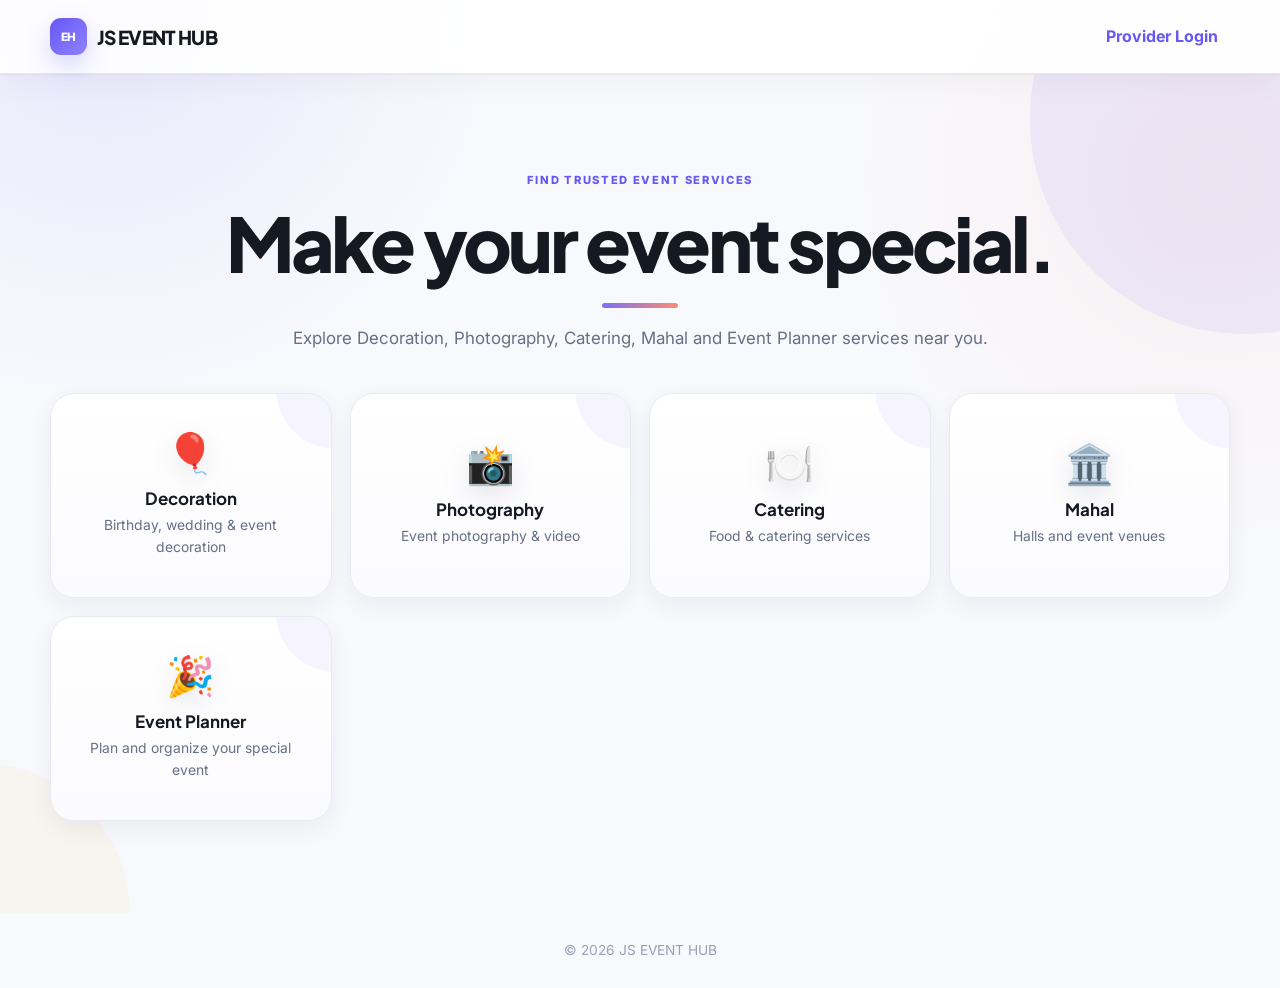
<file: index.html>
<!doctype html>
<html lang="en">
<head>
  <meta charset="UTF-8">
  <meta name="viewport" content="width=device-width, initial-scale=1.0">
  <title>JS EVENT HUB</title>
  <link rel="stylesheet" href="css/style.css">
</head>
<body>
  <header class="site-header">
    <a class="brand" href="index.html">JS EVENT HUB</a>
    <a class="login-link" href="login.html">Provider Login</a>
  </header>

  <main class="hero">
    <div class="hero-content">
      <span class="eyebrow">Find trusted event services</span>
      <h1>Make your event special.</h1>
      <p>Explore Decoration, Photography, Catering, Mahal and Event Planner services near you.</p>
      <div class="category-grid home-grid">
        <a class="category-card" href="category.html?category=decoration">
          <div class="icon">🎈</div><h2>Decoration</h2><p>Birthday, wedding & event decoration</p>
        </a>
        <a class="category-card" href="category.html?category=photography">
          <div class="icon">📸</div><h2>Photography</h2><p>Event photography & video</p>
        </a>
        <a class="category-card" href="category.html?category=catering">
          <div class="icon">🍽️</div><h2>Catering</h2><p>Food & catering services</p>
        </a>
        <a class="category-card" href="category.html?category=mahal">
          <div class="icon">🏛️</div><h2>Mahal</h2><p>Halls and event venues</p>
        </a>
        <a class="category-card" href="category.html?category=event-planner">
          <div class="icon">🎉</div><h2>Event Planner</h2><p>Plan and organize your special event</p>
        </a>
      </div>
    </div>
  </main>

  <footer>© 2026 JS EVENT HUB</footer>
</body>
</html>
</file>
<file: css/style.css>
@import url('https://fonts.googleapis.com/css2?family=Inter:wght@400;500;600;700;800&family=Plus+Jakarta+Sans:wght@600;700;800&display=swap');

:root{
  --bg:#f8f9fc;
  --surface:#ffffff;
  --surface-soft:#f4f5fa;
  --text:#151922;
  --muted:#667085;
  --border:#e7e9ef;
  --primary:#5b4cf0;
  --primary-dark:#4939d4;
  --success:#16a34a;
  --danger:#dc2626;
  --radius-sm:12px;
  --radius-md:18px;
  --radius-lg:24px;
  --shadow-sm:0 5px 18px rgba(16,24,40,.055);
  --shadow-md:0 14px 36px rgba(16,24,40,.09);
  --shadow-lg:0 24px 70px rgba(16,24,40,.14);
  --content:1180px;
}

*{box-sizing:border-box}
html{scroll-behavior:smooth}
body{
  margin:0;
  min-width:320px;
  font-family:Inter,system-ui,-apple-system,BlinkMacSystemFont,"Segoe UI",sans-serif;
  color:var(--text);
  background:
    radial-gradient(circle at 88% -8%,rgba(91,76,240,.10),transparent 30rem),
    var(--bg);
  line-height:1.55;
  -webkit-font-smoothing:antialiased;
  text-rendering:optimizeLegibility;
}
a{color:inherit;text-decoration:none}
button,input,select,textarea{font:inherit}
button{cursor:pointer}
button:disabled{cursor:not-allowed;opacity:.65}
::selection{background:rgba(91,76,240,.18)}

.site-header{
  position:sticky;
  top:0;
  z-index:100;
  min-height:72px;
  display:flex;
  align-items:center;
  justify-content:space-between;
  gap:16px;
  padding:0 max(18px,calc((100vw - var(--content))/2));
  background:rgba(255,255,255,.90);
  border-bottom:1px solid rgba(231,233,239,.95);
  backdrop-filter:blur(18px);
  -webkit-backdrop-filter:blur(18px);
}
.brand{
  display:inline-flex;
  align-items:center;
  gap:10px;
  white-space:nowrap;
  font:800 1.16rem "Plus Jakarta Sans",Inter,sans-serif;
  letter-spacing:-.035em;
}
.brand::before{
  content:"EH";
  width:37px;height:37px;
  display:grid;place-items:center;
  flex:0 0 37px;
  border-radius:11px;
  color:#fff;
  font:800 .72rem Inter,sans-serif;
  background:linear-gradient(135deg,var(--primary),#8176f7);
  box-shadow:0 8px 20px rgba(91,76,240,.24);
}
.header-actions{
  display:flex;
  align-items:center;
  justify-content:flex-end;
  gap:7px;
}
.login-link,.back-link{
  color:var(--primary);
  font-weight:700;
  padding:9px 12px;
  border-radius:10px;
  transition:background .18s ease,transform .18s ease;
}
.login-link:hover,.back-link:hover{background:#f0efff}
.login-link:active,.back-link:active{transform:translateY(1px)}

.hero{
  min-height:calc(100svh - 72px);
  display:grid;
  place-items:center;
  padding:clamp(48px,8vw,92px) 20px;
  position:relative;
  overflow:hidden;
}
.hero::before,.hero::after{
  content:"";
  position:absolute;
  border-radius:50%;
  pointer-events:none;
}
.hero::before{
  width:430px;height:430px;
  right:-180px;top:-170px;
  background:rgba(91,76,240,.08);
}
.hero::after{
  width:300px;height:300px;
  left:-170px;bottom:-150px;
  background:rgba(245,158,11,.055);
}
.hero-content{
  width:min(var(--content),100%);
  text-align:center;
  position:relative;
  z-index:1;
}
.eyebrow{
  display:inline-block;
  color:var(--primary);
  text-transform:uppercase;
  letter-spacing:.15em;
  font-size:.70rem;
  font-weight:800;
}
.hero h1,.page-heading h1,.auth-card h1{
  font-family:"Plus Jakarta Sans",Inter,sans-serif;
  letter-spacing:-.05em;
}
.hero h1{
  max-width:850px;
  margin:13px auto 17px;
  font-size:clamp(2.35rem,6vw,4.7rem);
  line-height:1.05;
}
.hero p{
  max-width:700px;
  margin:0 auto;
  color:var(--muted);
  font-size:clamp(.96rem,2vw,1.06rem);
}
.category-grid{
  display:grid;
  grid-template-columns:repeat(4,minmax(0,1fr));
  gap:18px;
  margin-top:42px;
}
.category-card{
  position:relative;
  overflow:hidden;
  min-height:205px;
  display:flex;
  flex-direction:column;
  justify-content:center;
  align-items:center;
  text-align:center;
  padding:28px 20px;
  background:rgba(255,255,255,.94);
  border:1px solid var(--border);
  border-radius:var(--radius-lg);
  box-shadow:var(--shadow-sm);
  transition:transform .22s ease,box-shadow .22s ease,border-color .22s ease;
}
.category-card::after{
  content:"";
  position:absolute;
  width:120px;height:120px;
  right:-65px;top:-65px;
  border-radius:50%;
  background:rgba(91,76,240,.055);
}
.category-card:hover{
  transform:translateY(-5px);
  border-color:#d7d2ff;
  box-shadow:var(--shadow-md);
}
.category-card:focus-visible,.login-link:focus-visible,.back-link:focus-visible{
  outline:3px solid rgba(91,76,240,.25);
  outline-offset:3px;
}
.category-card .icon{
  font-size:2.45rem;
  line-height:1;
}
.category-card h2{
  margin:15px 0 6px;
  font:700 1.06rem "Plus Jakarta Sans",Inter,sans-serif;
}
.category-card p{
  margin:0;
  color:var(--muted);
  font-size:.87rem;
}

.container{
  width:min(var(--content),90%);
  margin:0 auto;
  padding:clamp(34px,5vw,54px) 0 72px;
}
.container.narrow{max-width:720px}
.page-heading{
  display:flex;
  justify-content:space-between;
  align-items:flex-end;
  gap:20px;
  margin-bottom:23px;
}
.page-heading h1{
  margin:4px 0 0;
  font-size:clamp(1.85rem,4vw,2.65rem);
  line-height:1.12;
}
.page-heading p{
  margin:7px 0 0;
  color:var(--muted);
}

.search-box{
  display:flex;
  align-items:center;
  gap:11px;
  min-height:56px;
  margin-bottom:27px;
  padding:0 17px;
  background:rgba(255,255,255,.97);
  border:1px solid var(--border);
  border-radius:15px;
  box-shadow:var(--shadow-sm);
  transition:border-color .18s ease,box-shadow .18s ease;
}
.search-box:focus-within{
  border-color:#a49cff;
  box-shadow:0 0 0 4px rgba(91,76,240,.08),var(--shadow-sm);
}
.search-box span{font-size:1.05rem}
.search-box input{
  width:100%;
  min-width:0;
  border:0;
  outline:0;
  background:transparent;
  padding:15px 0;
  color:var(--text);
}
.search-box input::placeholder{color:#98a2b3}

.cards-grid{
  display:grid;
  grid-template-columns:repeat(3,minmax(0,1fr));
  gap:22px;
}
.service-card{
  min-width:0;
  overflow:hidden;
  background:var(--surface);
  border:1px solid var(--border);
  border-radius:var(--radius-md);
  box-shadow:var(--shadow-sm);
  transition:transform .22s ease,box-shadow .22s ease,border-color .22s ease;
}
.service-card:hover{
  transform:translateY(-4px);
  border-color:#ddd9ff;
  box-shadow:var(--shadow-md);
}
.video-thumb{
  height:190px;
  display:grid;
  place-items:center;
  position:relative;
  overflow:hidden;
  color:#fff;
  background:
    radial-gradient(circle at 50% 45%,rgba(255,255,255,.12),transparent 28%),
    linear-gradient(135deg,#151827,#4d5575);
  cursor:pointer;
}
.play{
  width:66px;height:66px;
  display:grid;place-items:center;
  border-radius:50%;
  background:rgba(255,255,255,.16);
  border:1px solid rgba(255,255,255,.28);
  box-shadow:0 10px 28px rgba(0,0,0,.22);
  font-size:1.45rem;
  transition:transform .18s ease,background .18s ease;
}
.video-thumb:hover .play{transform:scale(1.06);background:rgba(255,255,255,.22)}
.service-body{padding:20px}
.service-body h3{
  margin:0 0 5px;
  font-size:1.10rem;
  line-height:1.3;
}
.location{
  margin:0 0 17px;
  color:var(--muted);
  font-size:.91rem;
}
.card-actions{display:flex;gap:9px;flex-wrap:wrap}

.primary-btn,.ghost-btn,.danger-btn{
  min-height:43px;
  border:0;
  border-radius:11px;
  padding:10px 15px;
  font-weight:750;
  transition:transform .18s ease,box-shadow .18s ease,background .18s ease;
}
.primary-btn{
  color:#fff;
  background:linear-gradient(135deg,var(--primary),#776cf4);
  box-shadow:0 7px 18px rgba(91,76,240,.20);
}
.primary-btn:hover{transform:translateY(-1px);box-shadow:0 10px 24px rgba(91,76,240,.28)}
.ghost-btn{color:#344054;background:var(--surface-soft)}
.ghost-btn:hover{background:#e9ebf1}
.danger-btn{color:#b42318;background:#fff0f0}
.danger-btn:hover{background:#ffe1e1}

.status,.form-message{margin:15px 0;color:var(--muted)}
.hidden{display:none!important}
.muted{color:var(--muted)}

.modal{
  position:fixed;
  inset:0;
  z-index:200;
  display:grid;
  place-items:center;
  padding:18px;
}
.modal-backdrop{
  position:absolute;
  inset:0;
  background:rgba(8,11,20,.72);
  backdrop-filter:blur(5px);
}
.modal-card{
  position:relative;
  z-index:2;
  width:min(820px,96vw);
  max-height:90svh;
  overflow:auto;
  padding:26px;
  background:#fff;
  border:1px solid rgba(255,255,255,.2);
  border-radius:22px;
  box-shadow:var(--shadow-lg);
}
.modal-close{
  position:absolute;
  top:11px;right:13px;
  width:38px;height:38px;
  border:0;border-radius:50%;
  background:#f2f3f6;
  color:#344054;
  font-size:25px;
}
.modal-close:hover{background:#e8eaf0}
.video-container iframe,.video-container video{
  display:block;
  width:100%;
  aspect-ratio:16/9;
  border:0;
  border-radius:14px;
  background:#111;
}
.form-card{width:min(460px,96vw)}

.auth-wrap{
  min-height:calc(100svh - 72px);
  display:grid;
  place-items:center;
  padding:42px 20px;
}
.auth-card{
  width:min(440px,94vw);
  padding:34px;
  background:rgba(255,255,255,.98);
  border:1px solid var(--border);
  border-radius:24px;
  box-shadow:var(--shadow-lg);
}
.auth-card.wide{width:min(560px,94vw)}
.auth-card h1{
  margin:4px 0 25px;
  font-size:1.75rem;
}
form{display:grid;gap:16px}
label{
  display:grid;
  gap:7px;
  color:#344054;
  font-size:.90rem;
  font-weight:650;
}
input,select,textarea{
  width:100%;
  min-height:46px;
  padding:12px 14px;
  color:var(--text);
  background:#fff;
  border:1px solid #d9dce5;
  border-radius:12px;
  outline:0;
  transition:border-color .18s ease,box-shadow .18s ease;
}
input:focus,select:focus,textarea:focus{
  border-color:#9b93ff;
  box-shadow:0 0 0 4px rgba(91,76,240,.09);
}
input::placeholder{color:#98a2b3}
.auth-switch{
  margin-bottom:0;
  text-align:center;
  color:var(--muted);
}
.auth-switch a{color:var(--primary);font-weight:750}
.notice{
  padding:12px 13px;
  color:#4c3fb2;
  background:#f4f2ff;
  border:1px solid #e5e1ff;
  border-radius:12px;
  font-size:.89rem;
}

.dashboard-card,.admin-item{
  background:#fff;
  border:1px solid var(--border);
  border-radius:20px;
  box-shadow:var(--shadow-sm);
}
.dashboard-card{padding:25px;margin-bottom:20px}
.card-preview{
  display:flex;
  align-items:center;
  gap:15px;
  margin-bottom:22px;
}
.service-icon{font-size:2.5rem}
.card-preview h2{margin:0 0 4px}
.card-preview p{margin:0;color:var(--muted)}

.admin-list{display:grid;gap:15px}
.admin-item{
  padding:19px;
  display:grid;
  grid-template-columns:1fr 1fr;
  gap:14px;
  align-items:end;
}
.admin-item h3{margin:0}
.admin-item .meta{color:var(--muted);font-size:.9rem}
.admin-item .full{grid-column:1/-1}

footer{
  padding:27px 18px;
  color:#98a2b3;
  text-align:center;
  font-size:.86rem;
}

@media (max-width:1024px){
  .category-grid{grid-template-columns:repeat(2,minmax(0,1fr))}
  .cards-grid{grid-template-columns:repeat(2,minmax(0,1fr))}
  .hero{padding-top:60px;padding-bottom:60px}
}
@media (max-width:700px){
  .site-header{min-height:66px;padding:0 14px}
  .brand{font-size:1.04rem}
  .brand::before{width:33px;height:33px;flex-basis:33px}
  .header-actions{gap:2px}
  .login-link,.back-link{font-size:.88rem;padding:8px 9px}
  .container{width:min(94%,var(--content));padding-top:34px}
  .hero{min-height:auto;padding:55px 16px 62px}
  .hero h1{font-size:clamp(2.2rem,11vw,3.1rem)}
  .hero p{font-size:.96rem}
  .category-grid{grid-template-columns:1fr;gap:14px;margin-top:32px}
  .category-card{min-height:154px;padding:23px 18px}
  .category-card .icon{font-size:2.2rem}
  .cards-grid{grid-template-columns:1fr;gap:16px}
  .video-thumb{height:200px}
  .page-heading{align-items:flex-start;flex-direction:column;gap:8px}
  .page-heading h1{font-size:2rem}
  .search-box{margin-bottom:20px}
  .modal{padding:10px}
  .modal-card{width:100%;padding:21px 17px;border-radius:18px}
  .auth-wrap{padding:28px 14px}
  .auth-card{padding:26px 20px;border-radius:20px}
  .admin-item{grid-template-columns:1fr}
  .admin-item .full{grid-column:auto}
}
@media (max-width:420px){
  .site-header{gap:8px}
  .brand::before{display:none}
  .brand{font-size:1rem}
  .header-actions .back-link{font-size:.82rem}
  .hero h1{font-size:2.18rem}
  .card-actions>*{flex:1 1 100%}
  .primary-btn,.ghost-btn,.danger-btn{width:100%}
}
@media (min-width:1600px){
  :root{--content:1240px}
  .hero h1{font-size:5rem}
}
@media (prefers-reduced-motion:reduce){
  *,*::before,*::after{scroll-behavior:auto!important;transition:none!important}
}

.password-wrap{position:relative}
.password-wrap input{padding-right:52px}
.eye-btn{position:absolute;right:8px;top:50%;transform:translateY(-50%);border:0;background:transparent;cursor:pointer;padding:8px;font-size:18px;line-height:1;opacity:.72}
.eye-btn:hover{opacity:1}
.search-tools{display:grid;grid-template-columns:minmax(0,1fr) minmax(260px,340px);gap:14px;align-items:end;margin-bottom:12px}
.search-tools .search-box{margin-bottom:0}
.date-filter{display:grid;grid-template-columns:1fr auto;gap:10px;align-items:end}
.date-filter label{min-width:0}
.availability-info{margin:10px 0 20px;padding:11px 14px;border:1px solid #dfe3ef;background:#f7f8fc;border-radius:12px;color:#475467;font-size:.9rem}
.available-badge{display:inline-block;margin:3px 0 10px;padding:5px 9px;border-radius:999px;background:#eefbf3;color:#137333;font-size:.78rem;font-weight:750}
.calendar-head{display:flex;justify-content:space-between;gap:18px;align-items:center;margin-bottom:8px}
.calendar-head h2{margin:2px 0 0}
.calendar-nav{display:flex;align-items:center;gap:10px}
.calendar-nav strong{min-width:145px;text-align:center}
.availability-calendar{display:grid;grid-template-columns:repeat(7,minmax(0,1fr));gap:7px;margin-top:18px}
.calendar-weekday{text-align:center;font-size:.76rem;font-weight:750;color:#667085;padding:7px 2px}
.calendar-day{min-height:62px;border:1px solid #dfe3ea;border-radius:12px;background:#fff;cursor:pointer;padding:8px;display:flex;flex-direction:column;align-items:flex-start;justify-content:space-between;color:#344054}
.calendar-day:hover{border-color:#9b93ff;transform:translateY(-1px)}
.calendar-day span{font-weight:800}
.calendar-day small{font-size:.7rem;font-weight:700}
.calendar-day.busy{background:#fff2f2;border-color:#f0b7b7;color:#b42318}
.calendar-day.available{background:#f5fbf7;border-color:#c9e8d3;color:#137333}
.calendar-day.empty{border:0;background:transparent;cursor:default}
.calendar-day.empty:hover{transform:none}
.calendar-legend{display:flex;gap:18px;flex-wrap:wrap;margin:14px 0;color:#667085;font-size:.82rem}
.calendar-legend span{display:flex;align-items:center;gap:7px}
.legend-dot{width:10px;height:10px;border-radius:50%;display:inline-block;border:1px solid #ccc}
.legend-dot.free{background:#f5fbf7;border-color:#c9e8d3}
.legend-dot.busy{background:#fff2f2;border-color:#f0b7b7}
@media(max-width:760px){
  .search-tools{grid-template-columns:1fr}
  .date-filter{grid-template-columns:1fr auto}
  .calendar-head{align-items:flex-start;flex-direction:column}
  .calendar-nav{width:100%;justify-content:space-between}
  .calendar-day{min-height:54px;padding:7px 6px}
}
@media(max-width:420px){
  .date-filter{grid-template-columns:1fr}
  .availability-calendar{gap:4px}
  .calendar-weekday{font-size:.68rem}
  .calendar-day{min-height:49px;border-radius:9px;padding:5px}
  .calendar-day small{font-size:.6rem}
  .calendar-nav strong{min-width:120px}
}

/* Admin provider search + management */
.admin-search-card{
  margin:18px 0;
  padding:18px;
  background:#fff;
  border:1px solid var(--border);
  border-radius:18px;
  box-shadow:var(--shadow-sm);
}
.admin-search-row{
  display:grid;
  grid-template-columns:minmax(0,1fr) auto auto;
  gap:10px;
  margin-top:9px;
}
.admin-search-row input{min-width:0}
.admin-provider-card{display:block;padding:20px}
.admin-card-top{display:flex;justify-content:space-between;gap:15px;align-items:flex-start;margin-bottom:18px}
.admin-card-top h2{margin:4px 0}
.admin-active-badge{padding:6px 10px;border-radius:999px;font-size:.78rem;font-weight:800}
.admin-active-badge.active{background:#eefbf3;color:#137333}
.admin-active-badge.inactive{background:#fff1f1;color:#b42318}
.admin-info-grid{display:grid;grid-template-columns:repeat(3,minmax(0,1fr));gap:10px;margin-bottom:20px}
.admin-info-grid>div{padding:12px;border:1px solid var(--border);border-radius:12px;background:#fafbfc}
.admin-info-grid span{display:block;color:var(--muted);font-size:.75rem;margin-bottom:3px}
.admin-info-grid strong{display:block;overflow-wrap:anywhere}
.admin-section{border-top:1px solid var(--border);padding-top:18px;margin-top:18px}
.admin-section h3{margin:0 0 12px}
.admin-edit-grid{display:grid;grid-template-columns:1fr 1fr;gap:12px}
.admin-edit-grid label{min-width:0}
.admin-full{grid-column:1/-1}
.admin-check{display:flex;align-items:center;gap:8px}
.admin-check input{width:auto}
.admin-actions{display:flex;flex-wrap:wrap;gap:10px}
.danger-btn{border:1px solid #f0b7b7;background:#fff2f2;color:#b42318;border-radius:12px;padding:11px 15px;font-weight:800;cursor:pointer}
.danger-btn:hover{background:#ffe7e7}
.admin-empty{padding:25px;text-align:center;background:#fff;border:1px dashed var(--border);border-radius:18px;color:var(--muted)}
.admin-empty strong{display:block;color:var(--text);margin-bottom:5px}
.admin-empty p{margin:0}
@media(max-width:760px){
  .admin-search-row{grid-template-columns:1fr}
  .admin-info-grid{grid-template-columns:1fr 1fr}
  .admin-edit-grid{grid-template-columns:1fr}
  .admin-full{grid-column:auto}
}
@media(max-width:420px){
  .admin-info-grid{grid-template-columns:1fr}
}
.admin-search-card{margin:18px 0}.admin-search-card h2{margin-top:0}.admin-item{background:#fff;border:1px solid #e5e7eb;border-radius:16px;padding:18px;margin:12px 0;box-shadow:0 8px 24px rgba(0,0,0,.05)}.admin-card-top{display:flex;justify-content:space-between;gap:14px;align-items:flex-start}.admin-card-top h2,.admin-card-top h3{margin:4px 0}.admin-active-badge{padding:6px 10px;border-radius:999px;font-size:12px;font-weight:700}.admin-active-badge.active{background:#dcfce7;color:#166534}.admin-active-badge.inactive{background:#fef3c7;color:#92400e}.admin-info-grid{display:grid;grid-template-columns:repeat(3,1fr);gap:10px;margin:14px 0}.admin-info-grid div{background:#f8fafc;padding:10px;border-radius:10px}.admin-info-grid span{display:block;font-size:11px;color:#64748b}.admin-info-grid strong{display:block;margin-top:3px}.admin-actions{display:flex;flex-wrap:wrap;gap:8px;margin-top:10px}.admin-actions button{margin:0}.admin-item textarea{width:100%;box-sizing:border-box}.admin-empty{padding:28px;text-align:center;border:1px dashed #cbd5e1;border-radius:14px}.full{width:100%;margin-top:8px}@media(max-width:650px){.admin-info-grid{grid-template-columns:1fr 1fr}.admin-card-top{flex-direction:column}.admin-actions{flex-direction:column}.admin-actions button{width:100%}}


/* ===== JS EVENT HUB UI polish ===== */
:root{
  --primary:#6757f5;
  --primary-dark:#5140dc;
  --accent:#ff7a59;
  --ink:#171a26;
  --muted:#667085;
  --surface:#ffffff;
  --surface-soft:#f6f7fb;
  --border:#e8eaf2;
  --shadow-sm:0 8px 24px rgba(24,28,48,.06);
  --shadow-md:0 18px 45px rgba(24,28,48,.10);
  --shadow-lg:0 30px 90px rgba(12,16,32,.18);
}
body{
  background:
    radial-gradient(circle at 8% 0%,rgba(103,87,245,.11),transparent 25rem),
    radial-gradient(circle at 95% 18%,rgba(255,122,89,.08),transparent 23rem),
    #f8f9fd;
}
.site-header{
  min-height:74px;
  box-shadow:0 1px 0 rgba(20,24,40,.04),0 10px 30px rgba(20,24,40,.035);
}
.brand{font-size:1.2rem}
.brand::before{background:linear-gradient(135deg,#6757f5,#8f83ff);box-shadow:0 10px 24px rgba(103,87,245,.25)}
.hero-content{animation:fadeUp .55s ease both}
.hero h1{font-weight:800}
.hero h1::after{
  content:"";display:block;width:76px;height:5px;border-radius:99px;
  margin:20px auto 0;background:linear-gradient(90deg,var(--primary),var(--accent));opacity:.85;
}
.category-card{background:linear-gradient(180deg,#fff,#fbfbfe);box-shadow:var(--shadow-sm)}
.category-card .icon{filter:drop-shadow(0 8px 12px rgba(30,34,60,.10))}
.category-card:hover{transform:translateY(-7px) scale(1.01);box-shadow:var(--shadow-md)}
.search-box,.admin-search-card,.dashboard-card,.admin-item,.service-card,.auth-card{
  box-shadow:var(--shadow-sm);
}
.service-card{transition:transform .22s ease,box-shadow .22s ease,border-color .22s ease}
.service-card:hover{transform:translateY(-6px);box-shadow:var(--shadow-md)}
.service-card-head{display:flex;align-items:center;gap:13px;padding:20px 20px 8px}
.service-card-head .service-icon{width:50px;height:50px;display:grid;place-items:center;border-radius:16px;background:#f2f0ff;font-size:1.7rem;flex:0 0 50px}
.service-card-head h3{margin:0 0 3px;font-family:"Plus Jakarta Sans",Inter,sans-serif}
.service-card-head p{margin:0;color:var(--muted);font-size:.86rem}
.service-card>.muted{padding:0 20px;margin:7px 0 15px}
.service-card>.full{margin:0 20px 10px;width:calc(100% - 40px)}
.primary-btn,.ghost-btn,.danger-btn{border-radius:13px;min-height:46px}
.primary-btn{background:linear-gradient(135deg,var(--primary),#8176ff)}
.primary-btn:hover{transform:translateY(-2px)}
.ghost-btn{border:1px solid transparent}
.modal-card{animation:modalIn .2s ease both}
.form-card h3{font-family:"Plus Jakarta Sans",Inter,sans-serif;font-size:1.35rem;margin:2px 32px 7px 0}
.form-card form{margin-top:20px}
.form-card label{font-weight:700}
.form-card .primary-btn{margin-top:4px}
.form-message:empty{display:none}
.availability-info{box-shadow:0 6px 18px rgba(24,28,48,.04)}
.available-badge{box-shadow:0 4px 10px rgba(19,115,51,.08)}
.calendar-day{transition:transform .16s ease,border-color .16s ease,box-shadow .16s ease}
.calendar-day:hover{box-shadow:0 7px 18px rgba(24,28,48,.08)}
.calendar-day.busy{background:linear-gradient(180deg,#fff6f6,#fff1f1)}
.calendar-day.available{background:linear-gradient(180deg,#fafffc,#f3fbf6)}
.auth-wrap,.auth-page{min-height:calc(100svh - 74px);display:grid;place-items:center;padding:34px 16px}
.auth-card{background:rgba(255,255,255,.96);backdrop-filter:blur(12px);-webkit-backdrop-filter:blur(12px)}
.auth-card h1{font-weight:800}
.notice{box-shadow:0 5px 15px rgba(91,76,240,.05)}
.admin-search-card{background:linear-gradient(180deg,#fff,#fcfcff)}
.admin-item{transition:transform .18s ease,box-shadow .18s ease}
.admin-item:hover{transform:translateY(-2px);box-shadow:var(--shadow-md)}
.auth-footer{margin:0;text-align:center;padding:0 16px 24px;color:var(--muted)}
.auth-footer a{color:var(--primary);font-weight:750}
.video-placeholder{min-height:260px;display:grid;place-items:center;border-radius:16px;background:linear-gradient(135deg,#171a28,#3c4160);color:#fff;font-weight:700}
@keyframes fadeUp{from{opacity:0;transform:translateY(10px)}to{opacity:1;transform:none}}
@keyframes modalIn{from{opacity:0;transform:translateY(8px) scale(.985)}to{opacity:1;transform:none}}
@media(max-width:700px){
  .site-header{min-height:66px}
  .search-tools{gap:10px}
  .search-box{min-height:52px}
  .service-card-head{padding:17px 17px 7px}
  .service-card>.muted{padding:0 17px}
  .service-card>.full{margin-left:17px;margin-right:17px;width:calc(100% - 34px)}
  .modal-card{max-height:92svh}
}
@media(max-width:420px){
  .header-actions{max-width:58%}
  .header-actions a{white-space:nowrap}
  .form-card{padding:20px 15px}
  .form-card h3{font-size:1.18rem}
}
</file>
